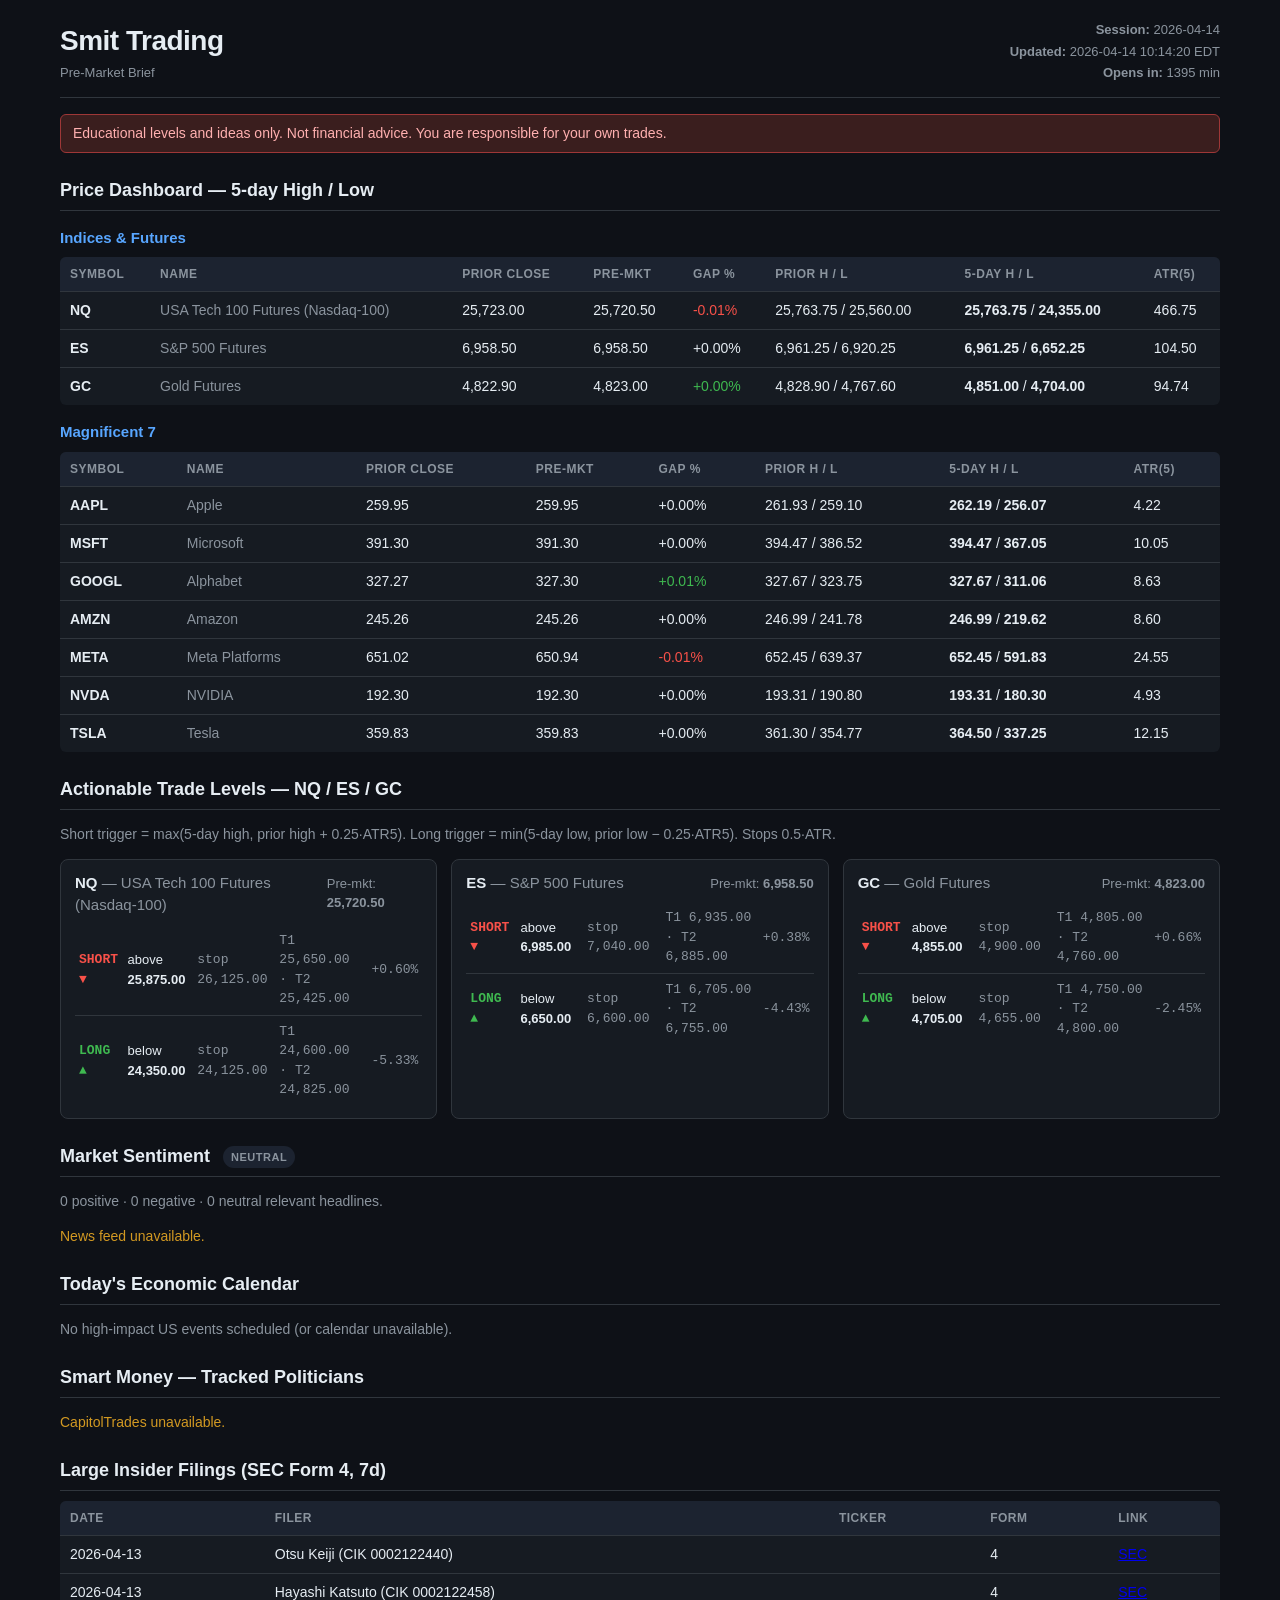
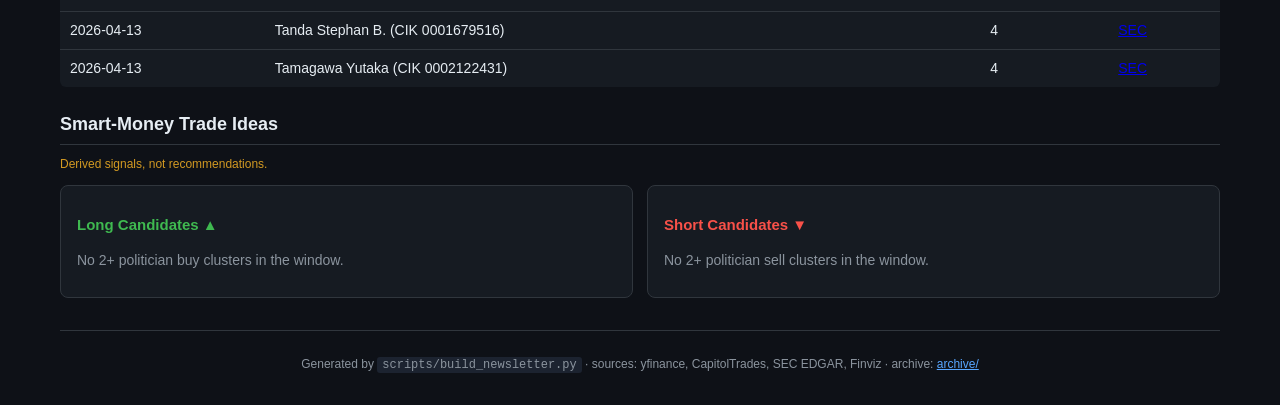
<file: docs/index.html>
<!doctype html>
<html lang="en">
<head>
<meta charset="utf-8">
<meta name="viewport" content="width=device-width, initial-scale=1">
<title>Smit Trading — Pre-Market Brief 2026-04-14</title>
<link rel="stylesheet" href="style.css">
</head>
<body>


<header class="top">
  <div class="title">
    <h1>Smit Trading</h1>
    <span class="sub">Pre-Market Brief</span>
  </div>
  <div class="meta">
    <div><strong>Session:</strong> 2026-04-14</div>
    <div><strong>Updated:</strong> 2026-04-14 10:14:20 EDT</div>
    <div><strong>Opens in:</strong> 1395 min</div>
  </div>
</header>

<p class="disclaimer">Educational levels and ideas only. Not financial advice.
You are responsible for your own trades.</p>

<section>
  <h2>Price Dashboard — 5-day High / Low</h2>
  <h3>Indices &amp; Futures</h3>
  <table class="prices">
  <thead>
    <tr>
      <th>Symbol</th><th>Name</th><th>Prior Close</th><th>Pre-mkt</th><th>Gap %</th>
      <th>Prior H / L</th><th>5-day H / L</th><th>ATR(5)</th>
    </tr>
  </thead>
  <tbody>
    <tr>
      <td><strong>NQ</strong></td>
      <td class="muted">USA Tech 100 Futures (Nasdaq-100)</td>
      <td>25,723.00</td>
      <td>25,720.50</td>
      <td class="neg">
        -0.01%</td>
      <td>25,763.75 / 25,560.00</td>
      <td><strong>25,763.75</strong> / <strong>24,355.00</strong></td>
      <td>466.75</td>
    </tr>
    <tr>
      <td><strong>ES</strong></td>
      <td class="muted">S&P 500 Futures</td>
      <td>6,958.50</td>
      <td>6,958.50</td>
      <td class="">
        +0.00%</td>
      <td>6,961.25 / 6,920.25</td>
      <td><strong>6,961.25</strong> / <strong>6,652.25</strong></td>
      <td>104.50</td>
    </tr>
    <tr>
      <td><strong>GC</strong></td>
      <td class="muted">Gold Futures</td>
      <td>4,822.90</td>
      <td>4,823.00</td>
      <td class="pos">
        +0.00%</td>
      <td>4,828.90 / 4,767.60</td>
      <td><strong>4,851.00</strong> / <strong>4,704.00</strong></td>
      <td>94.74</td>
    </tr>
  </tbody>
</table>

  <h3>Magnificent 7</h3>
  <table class="prices">
  <thead>
    <tr>
      <th>Symbol</th><th>Name</th><th>Prior Close</th><th>Pre-mkt</th><th>Gap %</th>
      <th>Prior H / L</th><th>5-day H / L</th><th>ATR(5)</th>
    </tr>
  </thead>
  <tbody>
    <tr>
      <td><strong>AAPL</strong></td>
      <td class="muted">Apple</td>
      <td>259.95</td>
      <td>259.95</td>
      <td class="">
        +0.00%</td>
      <td>261.93 / 259.10</td>
      <td><strong>262.19</strong> / <strong>256.07</strong></td>
      <td>4.22</td>
    </tr>
    <tr>
      <td><strong>MSFT</strong></td>
      <td class="muted">Microsoft</td>
      <td>391.30</td>
      <td>391.30</td>
      <td class="">
        +0.00%</td>
      <td>394.47 / 386.52</td>
      <td><strong>394.47</strong> / <strong>367.05</strong></td>
      <td>10.05</td>
    </tr>
    <tr>
      <td><strong>GOOGL</strong></td>
      <td class="muted">Alphabet</td>
      <td>327.27</td>
      <td>327.30</td>
      <td class="pos">
        +0.01%</td>
      <td>327.67 / 323.75</td>
      <td><strong>327.67</strong> / <strong>311.06</strong></td>
      <td>8.63</td>
    </tr>
    <tr>
      <td><strong>AMZN</strong></td>
      <td class="muted">Amazon</td>
      <td>245.26</td>
      <td>245.26</td>
      <td class="">
        +0.00%</td>
      <td>246.99 / 241.78</td>
      <td><strong>246.99</strong> / <strong>219.62</strong></td>
      <td>8.60</td>
    </tr>
    <tr>
      <td><strong>META</strong></td>
      <td class="muted">Meta Platforms</td>
      <td>651.02</td>
      <td>650.94</td>
      <td class="neg">
        -0.01%</td>
      <td>652.45 / 639.37</td>
      <td><strong>652.45</strong> / <strong>591.83</strong></td>
      <td>24.55</td>
    </tr>
    <tr>
      <td><strong>NVDA</strong></td>
      <td class="muted">NVIDIA</td>
      <td>192.30</td>
      <td>192.30</td>
      <td class="">
        +0.00%</td>
      <td>193.31 / 190.80</td>
      <td><strong>193.31</strong> / <strong>180.30</strong></td>
      <td>4.93</td>
    </tr>
    <tr>
      <td><strong>TSLA</strong></td>
      <td class="muted">Tesla</td>
      <td>359.83</td>
      <td>359.83</td>
      <td class="">
        +0.00%</td>
      <td>361.30 / 354.77</td>
      <td><strong>364.50</strong> / <strong>337.25</strong></td>
      <td>12.15</td>
    </tr>
  </tbody>
</table>

</section>

<section>
  <h2>Actionable Trade Levels — NQ / ES / GC</h2>
  <p class="muted">Short trigger = max(5-day high, prior high + 0.25·ATR5).
    Long trigger = min(5-day low, prior low − 0.25·ATR5). Stops 0.5·ATR.</p>
  <div class="level-grid">
    <div class="level-card">
      <div class="level-head">
        <h3>NQ <span class="muted">— USA Tech 100 Futures (Nasdaq-100)</span></h3>
        <div class="pre">Pre-mkt: <strong>25,720.50</strong></div>
      </div>
      <table class="levels">
        <tr class="short">
          <td class="tag">SHORT ▼</td>
          <td class="tr">above <strong>25,875.00</strong></td>
          <td class="st">stop 26,125.00</td>
          <td class="tg">T1 25,650.00 · T2 25,425.00</td>
          <td class="d">+0.60%</td>
        </tr>
        <tr class="long">
          <td class="tag">LONG ▲</td>
          <td class="tr">below <strong>24,350.00</strong></td>
          <td class="st">stop 24,125.00</td>
          <td class="tg">T1 24,600.00 · T2 24,825.00</td>
          <td class="d">-5.33%</td>
        </tr>
      </table>
    </div>
    <div class="level-card">
      <div class="level-head">
        <h3>ES <span class="muted">— S&P 500 Futures</span></h3>
        <div class="pre">Pre-mkt: <strong>6,958.50</strong></div>
      </div>
      <table class="levels">
        <tr class="short">
          <td class="tag">SHORT ▼</td>
          <td class="tr">above <strong>6,985.00</strong></td>
          <td class="st">stop 7,040.00</td>
          <td class="tg">T1 6,935.00 · T2 6,885.00</td>
          <td class="d">+0.38%</td>
        </tr>
        <tr class="long">
          <td class="tag">LONG ▲</td>
          <td class="tr">below <strong>6,650.00</strong></td>
          <td class="st">stop 6,600.00</td>
          <td class="tg">T1 6,705.00 · T2 6,755.00</td>
          <td class="d">-4.43%</td>
        </tr>
      </table>
    </div>
    <div class="level-card">
      <div class="level-head">
        <h3>GC <span class="muted">— Gold Futures</span></h3>
        <div class="pre">Pre-mkt: <strong>4,823.00</strong></div>
      </div>
      <table class="levels">
        <tr class="short">
          <td class="tag">SHORT ▼</td>
          <td class="tr">above <strong>4,855.00</strong></td>
          <td class="st">stop 4,900.00</td>
          <td class="tg">T1 4,805.00 · T2 4,760.00</td>
          <td class="d">+0.66%</td>
        </tr>
        <tr class="long">
          <td class="tag">LONG ▲</td>
          <td class="tr">below <strong>4,705.00</strong></td>
          <td class="st">stop 4,655.00</td>
          <td class="tg">T1 4,750.00 · T2 4,800.00</td>
          <td class="d">-2.45%</td>
        </tr>
      </table>
    </div>
  </div>
</section>

<section>
  <h2>Market Sentiment
    <span class="pill pill-neutral">NEUTRAL</span>
  </h2>
  <p class="muted">0 positive · 0 negative ·
    0 neutral relevant headlines.</p>
  <p class="warn">News feed unavailable.</p>
</section>

<section>
  <h2>Today's Economic Calendar</h2>
  <p class="muted">No high-impact US events scheduled (or calendar unavailable).</p>
</section>

<section>
  <h2>Smart Money — Tracked Politicians</h2>
  <p class="warn">CapitolTrades unavailable.</p>
</section>

<section>
  <h2>Large Insider Filings (SEC Form 4, 7d)</h2>
  <table class="trades">
    <tr><th>Date</th><th>Filer</th><th>Ticker</th><th>Form</th><th>Link</th></tr>
    <tr>
      <td>2026-04-13</td>
      <td>Otsu Keiji  (CIK 0002122440)</td>
      <td><strong></strong></td>
      <td>4</td>
      <td><a href="https://www.sec.gov/Archives/edgar/data/0002122440/0001193125-26-151896/ownership.xml" target="_blank" rel="noopener">SEC</a></td>
    </tr>
    <tr>
      <td>2026-04-13</td>
      <td>Hayashi Katsuto  (CIK 0002122458)</td>
      <td><strong></strong></td>
      <td>4</td>
      <td><a href="https://www.sec.gov/Archives/edgar/data/0002122458/0001193125-26-151902/ownership.xml" target="_blank" rel="noopener">SEC</a></td>
    </tr>
    <tr>
      <td>2026-04-13</td>
      <td>Tanda Stephan B.  (CIK 0001679516)</td>
      <td><strong></strong></td>
      <td>4</td>
      <td><a href="https://www.sec.gov/Archives/edgar/data/0001679516/0001046257-26-000157/form4.xml" target="_blank" rel="noopener">SEC</a></td>
    </tr>
    <tr>
      <td>2026-04-13</td>
      <td>Tamagawa Yutaka  (CIK 0002122431)</td>
      <td><strong></strong></td>
      <td>4</td>
      <td><a href="https://www.sec.gov/Archives/edgar/data/0002122431/0001193125-26-151889/ownership.xml" target="_blank" rel="noopener">SEC</a></td>
    </tr>
  </table>
</section>

<section class="ideas">
  <h2>Smart-Money Trade Ideas</h2>
  <p class="disclaimer-inline">Derived signals, not recommendations.</p>
  <div class="ideas-grid">
    <div>
      <h3 class="long-hdr">Long Candidates ▲</h3>
      <p class="muted">No 2+ politician buy clusters in the window.</p>
    </div>
    <div>
      <h3 class="short-hdr">Short Candidates ▼</h3>
      <p class="muted">No 2+ politician sell clusters in the window.</p>
    </div>
  </div>
</section>

<footer>
  <p>Generated by <code>scripts/build_newsletter.py</code> ·
     sources: yfinance, CapitolTrades, SEC EDGAR, Finviz ·
     archive: <a href="archive/">archive/</a></p>
</footer>
</body>
</html>
</file>
<file: docs/style.css>
:root {
  --bg: #0e1117;
  --panel: #161b22;
  --panel2: #1c2330;
  --border: #30363d;
  --text: #e6edf3;
  --muted: #8b949e;
  --accent: #58a6ff;
  --pos: #3fb950;
  --neg: #f85149;
  --warn: #d29922;
}
* { box-sizing: border-box; }
html, body { margin: 0; padding: 0; }
body {
  background: var(--bg);
  color: var(--text);
  font: 14px/1.5 -apple-system, BlinkMacSystemFont, "Segoe UI", Roboto,
        Helvetica, Arial, sans-serif;
  max-width: 1200px;
  margin: 0 auto;
  padding: 20px;
}
header.top {
  display: flex; justify-content: space-between; align-items: flex-start;
  border-bottom: 1px solid var(--border); padding-bottom: 12px; margin-bottom: 16px;
}
header.top h1 { margin: 0; font-size: 28px; letter-spacing: -0.5px; }
header.top .sub { color: var(--muted); font-size: 13px; }
header.top .meta { text-align: right; font-size: 13px; color: var(--muted); }
header.top .meta div { margin-bottom: 2px; }

h2 { margin: 24px 0 10px; font-size: 18px; border-bottom: 1px solid var(--border); padding-bottom: 6px; }
h3 { margin: 16px 0 8px; font-size: 15px; color: var(--accent); }
.muted { color: var(--muted); font-weight: normal; }
.warn { color: var(--warn); }
.pos { color: var(--pos); }
.neg { color: var(--neg); }

p.disclaimer {
  background: #3a1e1e; border: 1px solid #9e3737; color: #ffb0b0;
  padding: 8px 12px; border-radius: 6px; margin: 12px 0;
}
.disclaimer-inline { color: var(--warn); font-size: 12px; margin: 0 0 12px; }

table { width: 100%; border-collapse: collapse; background: var(--panel); border-radius: 6px; overflow: hidden; }
th, td { padding: 8px 10px; text-align: left; border-bottom: 1px solid var(--border); }
th { background: var(--panel2); font-weight: 600; font-size: 12px; text-transform: uppercase;
     letter-spacing: 0.5px; color: var(--muted); }
tr:last-child td { border-bottom: none; }
tr.err td { opacity: 0.5; }

/* Levels cards */
.level-grid { display: grid; grid-template-columns: repeat(auto-fit, minmax(340px, 1fr)); gap: 14px; }
.level-card { background: var(--panel); border: 1px solid var(--border); border-radius: 8px; padding: 12px 14px; }
.level-head { display: flex; justify-content: space-between; align-items: baseline; margin-bottom: 8px; }
.level-head h3 { margin: 0; color: var(--text); }
.level-head .pre { font-size: 13px; color: var(--muted); }
table.levels { background: transparent; font-size: 13px; }
table.levels td { padding: 6px 4px; border: none; border-bottom: 1px solid var(--border); }
table.levels tr:last-child td { border-bottom: none; }
table.levels .tag { font-weight: 700; font-family: ui-monospace, monospace; }
table.levels tr.short .tag { color: var(--neg); }
table.levels tr.long  .tag { color: var(--pos); }
table.levels .st, table.levels .tg { font-family: ui-monospace, monospace; color: var(--muted); }
table.levels .d { text-align: right; font-family: ui-monospace, monospace; color: var(--muted); }

/* Sentiment pill */
.pill { display: inline-block; font-size: 11px; padding: 3px 8px; border-radius: 999px;
        margin-left: 8px; vertical-align: middle; letter-spacing: 0.5px; }
.pill-bullish { background: #0d3820; color: var(--pos); }
.pill-bearish { background: #3a1e1e; color: var(--neg); }
.pill-neutral { background: var(--panel2); color: var(--muted); }

/* Headlines */
ul.headlines { list-style: none; padding: 0; margin: 0; }
ul.headlines li { padding: 6px 10px; border-left: 3px solid var(--border); margin-bottom: 4px;
                  background: var(--panel); border-radius: 0 4px 4px 0; }
ul.headlines li.s1  { border-left-color: var(--pos); }
ul.headlines li.s-1 { border-left-color: var(--neg); }
ul.headlines .time { color: var(--muted); font-size: 11px; margin-right: 8px; font-family: ui-monospace, monospace; }
ul.headlines .source { color: var(--muted); font-size: 11px; margin-left: 8px; }
ul.headlines a { color: var(--text); text-decoration: none; }
ul.headlines a:hover { color: var(--accent); text-decoration: underline; }

/* Calendar */
.cal tr.impact-high td { color: #ffb0b0; }
.cal tr.impact-medium td { color: var(--warn); }

/* Trades */
table.trades .side { font-weight: 700; font-family: ui-monospace, monospace; }
table.trades tr.side-buy  .side { color: var(--pos); }
table.trades tr.side-sell .side { color: var(--neg); }

/* Ideas grid */
.ideas-grid { display: grid; grid-template-columns: 1fr 1fr; gap: 14px; }
.ideas-grid > div { background: var(--panel); border: 1px solid var(--border); border-radius: 8px; padding: 12px 16px; }
.long-hdr { color: var(--pos) !important; }
.short-hdr { color: var(--neg) !important; }
.ideas-grid ul { padding-left: 18px; margin: 8px 0; }
.ideas-grid li { margin-bottom: 10px; }

footer { margin-top: 32px; padding-top: 12px; border-top: 1px solid var(--border);
         color: var(--muted); font-size: 12px; text-align: center; }
footer a { color: var(--accent); }
code { background: var(--panel2); padding: 1px 5px; border-radius: 3px; }

@media (max-width: 720px) {
  .ideas-grid { grid-template-columns: 1fr; }
  header.top { flex-direction: column; gap: 8px; }
  header.top .meta { text-align: left; }
  table { font-size: 12px; }
  th, td { padding: 6px 6px; }
}
</file>
